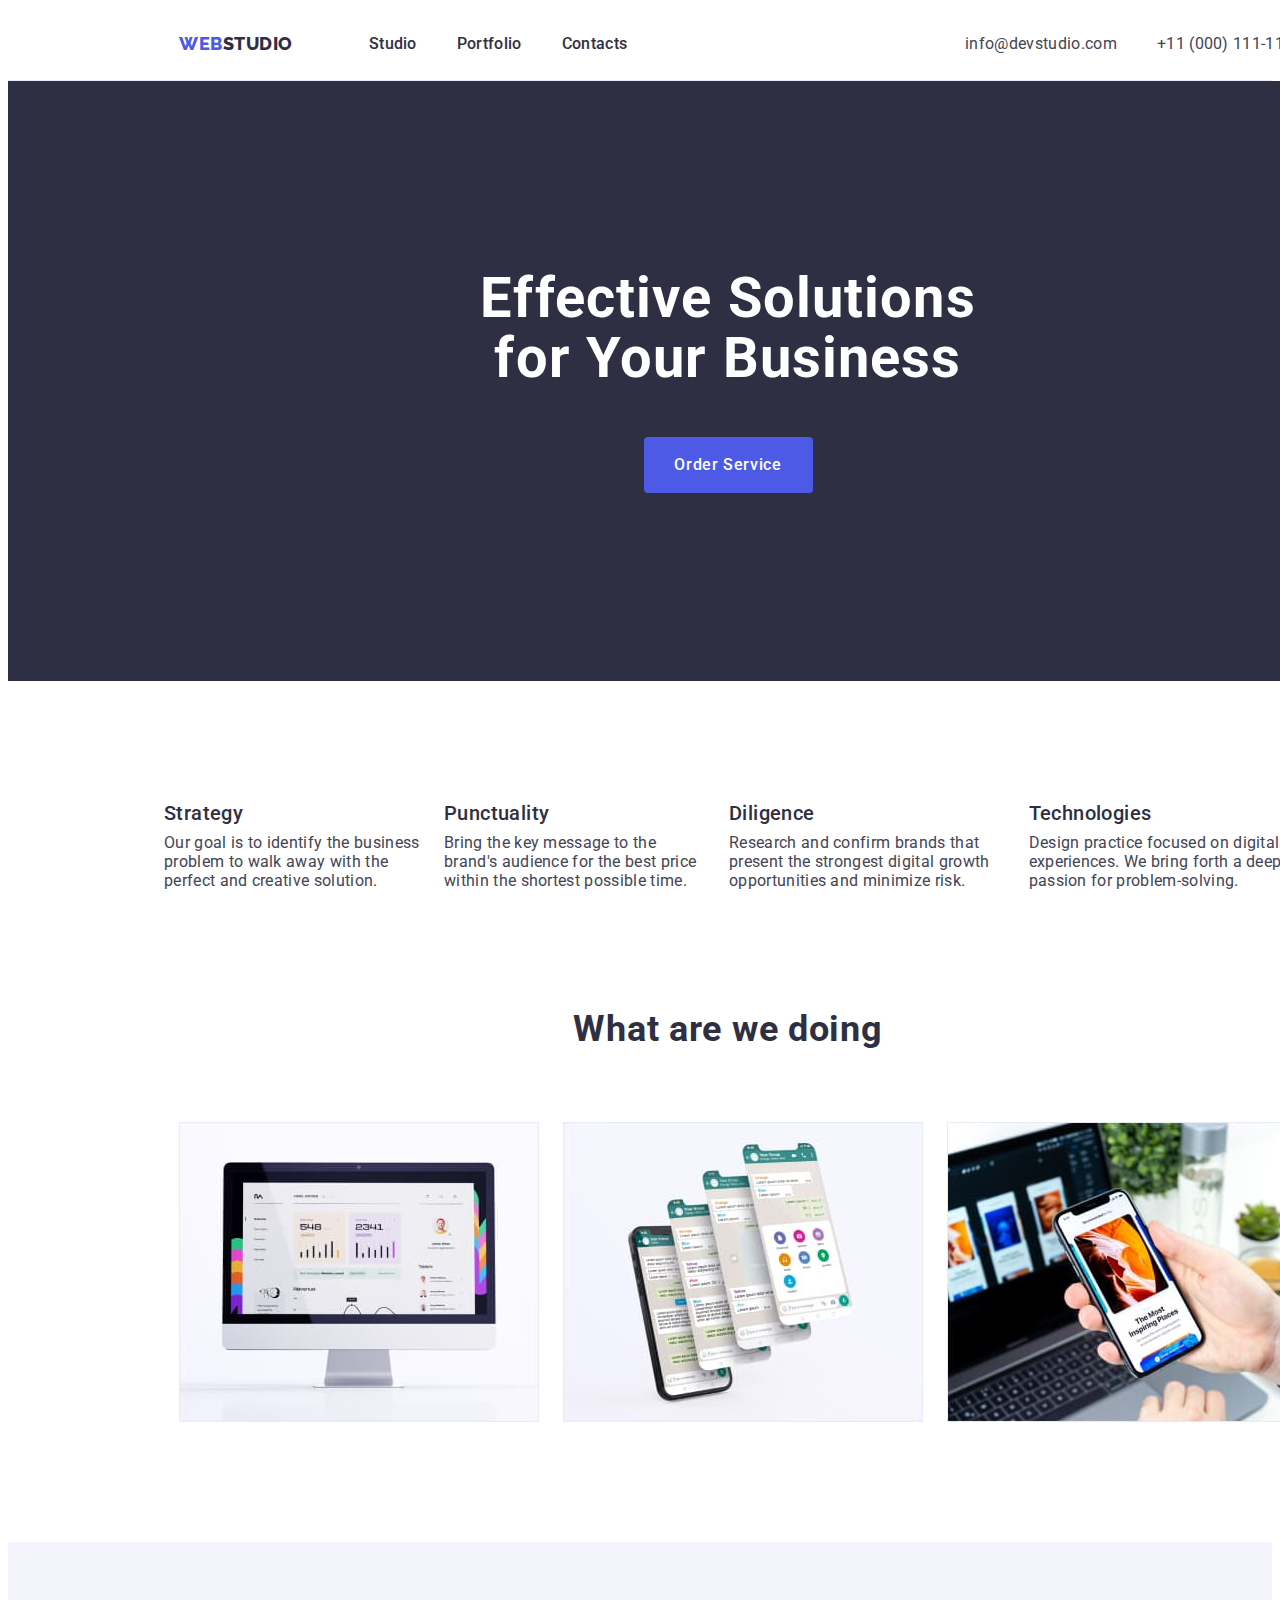
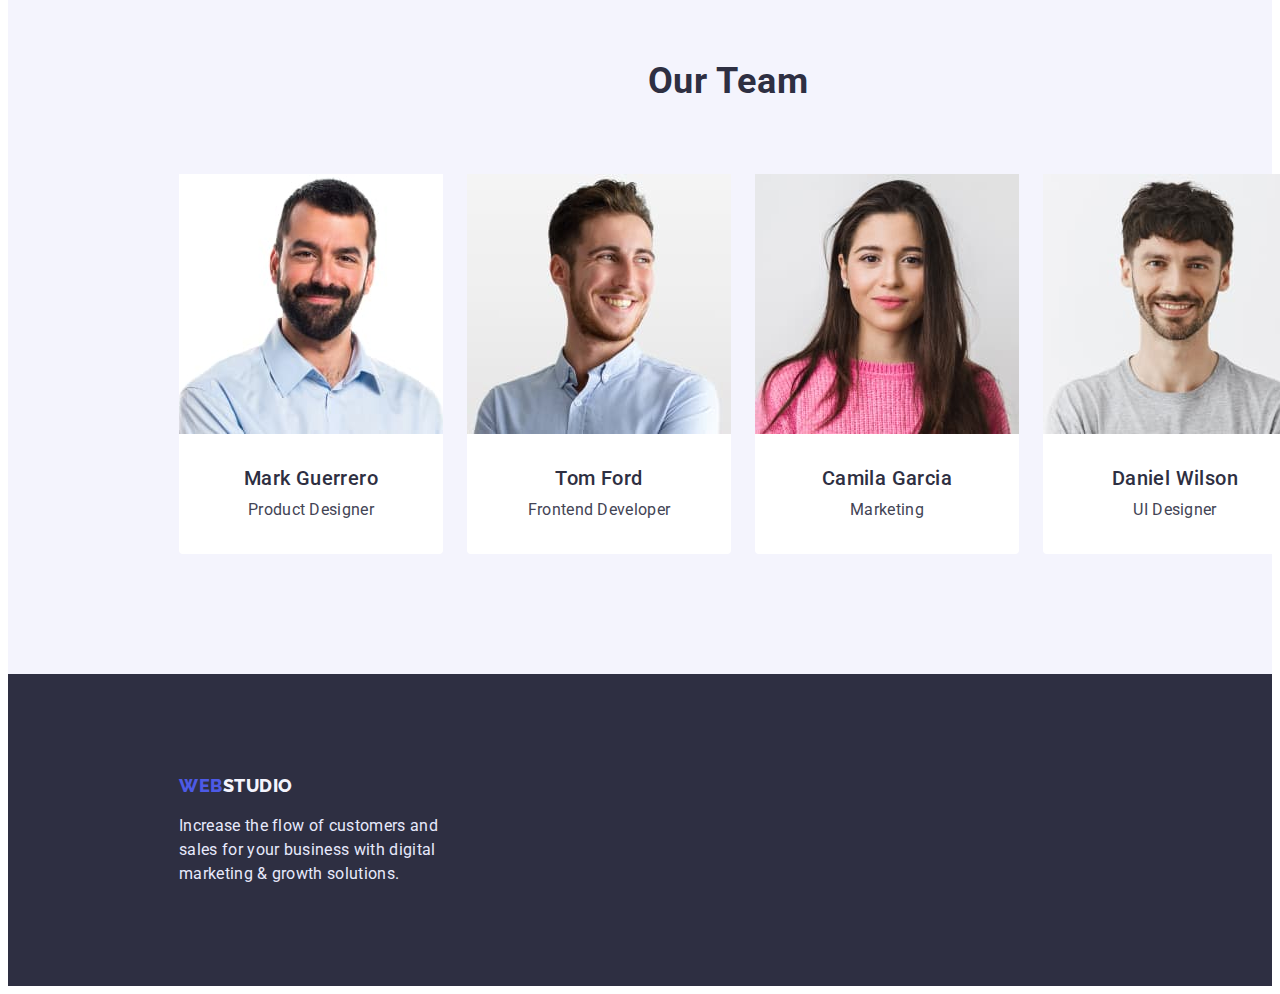
<file: index.html>
<!DOCTYPE html>
<html lang="en">
<head>
    <meta charset="UTF-8">
    <meta http-equiv="X-UA-Compatible" content="IE=edge">
    <meta name="viewport" content="width=device-width, initial-scale=1.0">
    <title>WebStudio</title>
    <link rel="stylesheet" href="https://cdnjs.cloudflare.com/ajax/libs/modern-normalize/1.1.0/modern-normalize.min.css" integrity="sha512-wpPYUAdjBVSE4KJnH1VR1HeZfpl1ub8YT/NKx4PuQ5NmX2tKuGu6U/JRp5y+Y8XG2tV+wKQpNHVUX03MfMFn9Q==" crossorigin="anonymous" referrerpolicy="no-referrer" />
    <link rel="preconnect" href="https://fonts.googleapis.com">
<link rel="preconnect" href="https://fonts.gstatic.com" crossorigin>
<link href="https://fonts.googleapis.com/css2?family=Raleway:wght@800&family=Roboto:wght@400;500;700;900&display=swap" rel="stylesheet">
    <link rel="stylesheet" href="css/styles.css">
</head>
<body>
    <!-- header -->
   <header class="header">
<div class="container-header">
    
    <nav class="nav">

<a class="logo-link-light-theme" href="WebStudio"><span class="accent">Web</span><span class="style">Studio</span></a>

<ul class="list-link">
   
    <li class="item"><a class="list-link-item" href="./index.html"> Studio</a></li>

    <li class="item"><a class="list-link-item" href="./portfolio.html"> Portfolio</a></li>

    <li class="item"><a class="list-link-item" href="Contacts"> Contacts</a></li>
  
</ul>

    </nav>

    <ul class="list-contacts">
       <li class="list-item-mail"><a class="list-contacts-mail" href="mailto:info@devstudio.com"> info@devstudio.com</a></li>
       <li class="list-item-phone"><a class="list-contacts-phone-number" href="tel:+11(000)1111111"> +11 (000) 111-11-11</a></li>
    </ul> 
</div>
</header>
<main>
    <div class="container-main">
    <!-- section hero -->
<section class="hero">
    <div class="cotainer-hero">
    <h1 class="main-title">Effective Solutions <br>
         for Your Business</h1>
        
    <button class="modal-button" type="button">Order Service</button>

</div>
</section>

<section class="skills">
    <div class="container-skills">
    <h2 class="visually-hidden">skills</h2>
    <ul class="menu-skills">
        <li class="menu-skills-item">
            <h3 class="menu-skills-suptitle">Strategy</h3>
        <p class="skill-description">Our goal is to identify the business
            problem to walk away with the perfect and creative solution. </p></li>
        <li class="menu-skills-item">
            <h3 class="menu-skills-suptitle">Punctuality</h3>
        <p class="skill-description">Bring the key message to the brand's audience for the best price within the shortest possible time.</p></li> 
        <li class="menu-skills-item">
            <h3 class="menu-skills-suptitle">Diligence</h3>
        <p class="skill-description">Research and confirm brands that present the strongest digital growth opportunities and minimize risk.</p></li>
        <li class="menu-skils-item">
            <h3 class="menu-skills-suptitle">Technologies</h3>
        <p class="skill-description">Design practice focused on digital experiences. We bring forth a deep passion for problem-solving.</p></li> 
    </ul>
</div>
</section>
<section class="photos-work">
    <div class="container-photos-work">
    <h2 class="photos-work-title">What are we doing</h2>
    <ul class="list-photo-work"> 
       <li class="illustraition"><img src="./images/image1.jpg" alt="image1" width="360" height="300">
    </li> 
       <li class="illustraition"><img src="./images/image2.jpg" alt="image2" width="360" height="300">
    </li>
       <li class="illustraition"><img src="./images/image3.jpg" alt="image3" width="360" height="300">
    </li>
    </ul>
</div>
    </section>
<section class="team-card">
    <div class="container-team-card">
    <h2 class="team-card-title">Our Team</h2>
    <ul class="list-team-card">
        <div class="container-list-team-card">
        <li class="personal-photo"><img src="./images/portrait1.jpg" alt="foto portrait" width="264">
            <h3 class="name">Mark Guerrero</h3>
            <p class="profession-name">Product Designer</p></li>
        <li class="personal-photo"><img src="./images/portrait2.jpg" alt="foto portrait" width="264">
            <h3 class="name">Tom Ford</h3>
            <p class="profession-name">Frontend Developer</p></li>
        <li class="personal-photo"><img src="./images/portrait3.jpg" alt="foto portrait" width="264">
            <h3 class="name">Camila Garcia</h3>
            <p class="profession-name">Marketing</p></li>
        <li class="personal-photo"><img src="./images/portrait4.jpg" alt="foto portrait" width="264">
            <h3 class="name">Daniel Wilson</h3>
            <p class="profession-name">UI Designer</p></li>
        </div>
    </ul>
</div>
</section>
</div>
</main> 
   <footer class="footer">
    <div class="container-footer">
        
    <a class="logo-link-dark-theme" href="WebStudio"><span class="accent">Web</span><span class="style">Studio</span></a>
    <p class="footer-text">Increase the flow of customers and sales for your business with digital marketing & growth solutions.</p>

</div>
</footer>
</body>
</html>
</file>
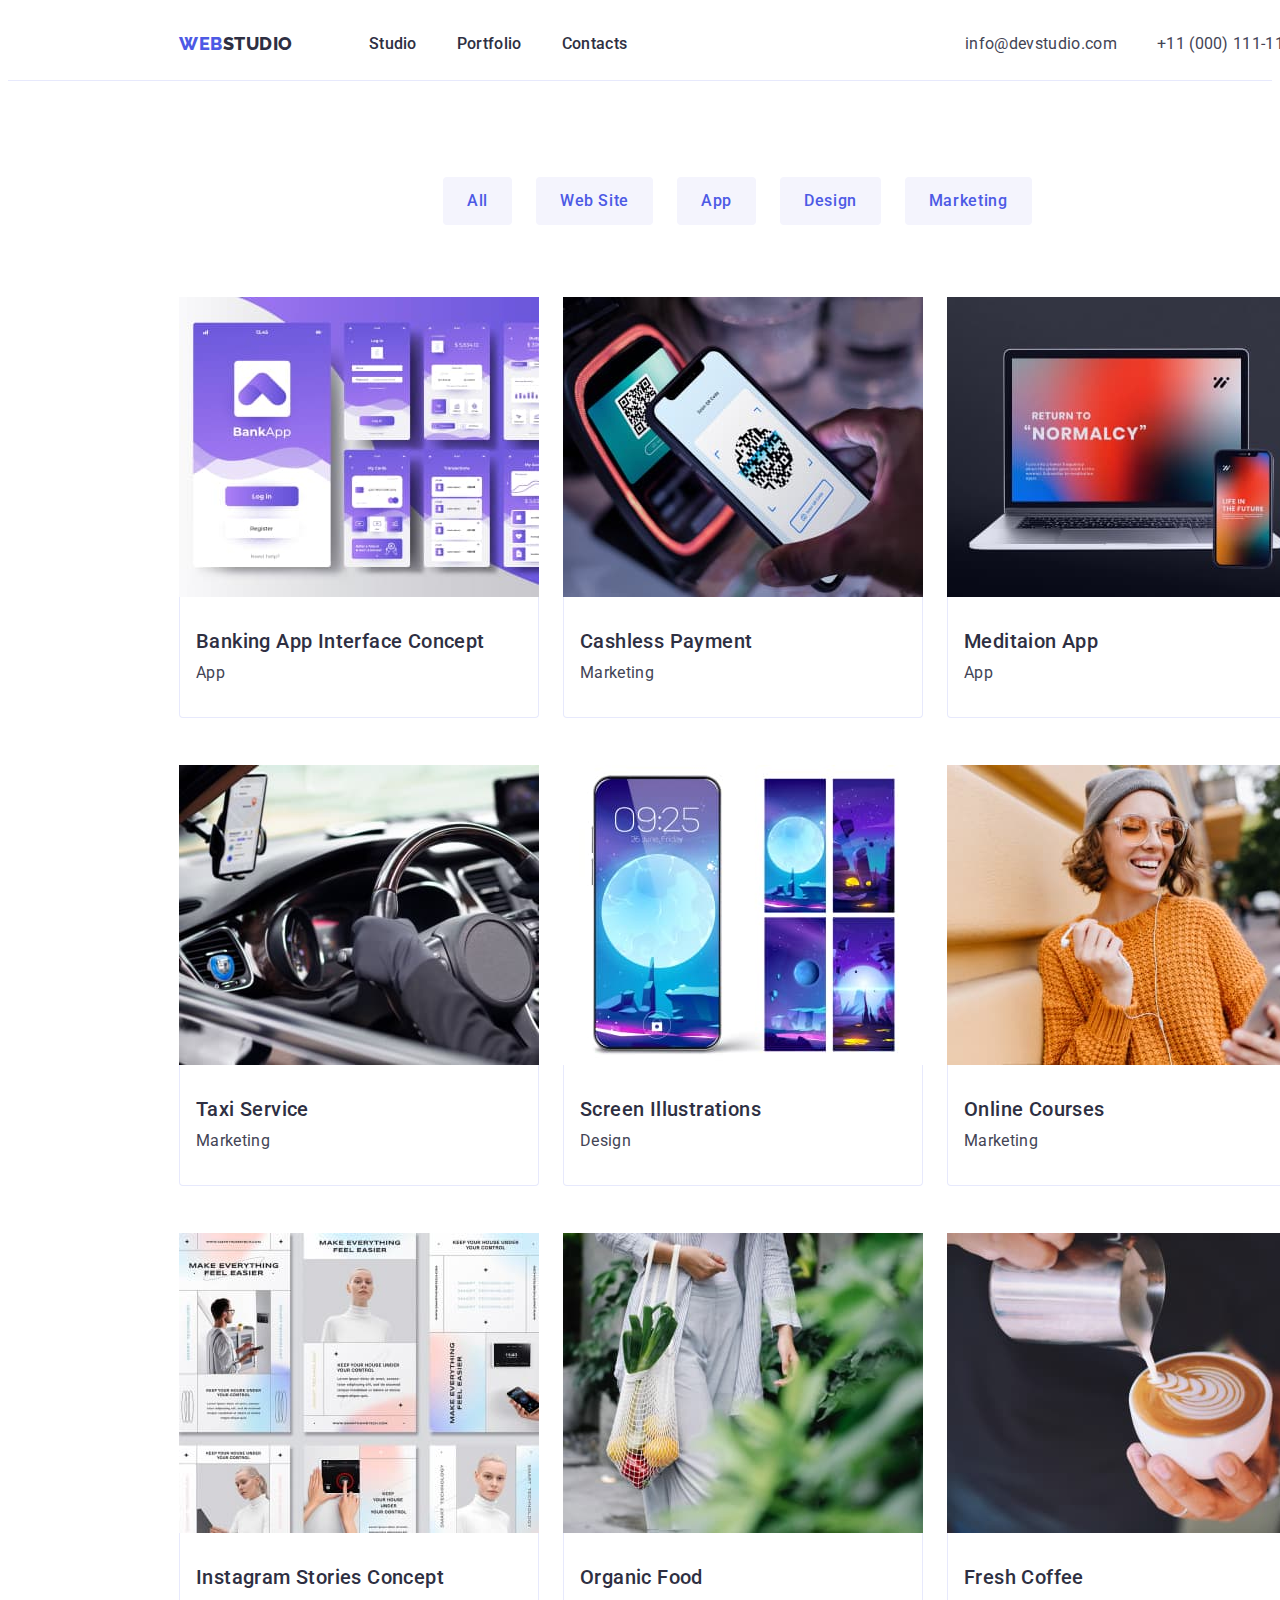
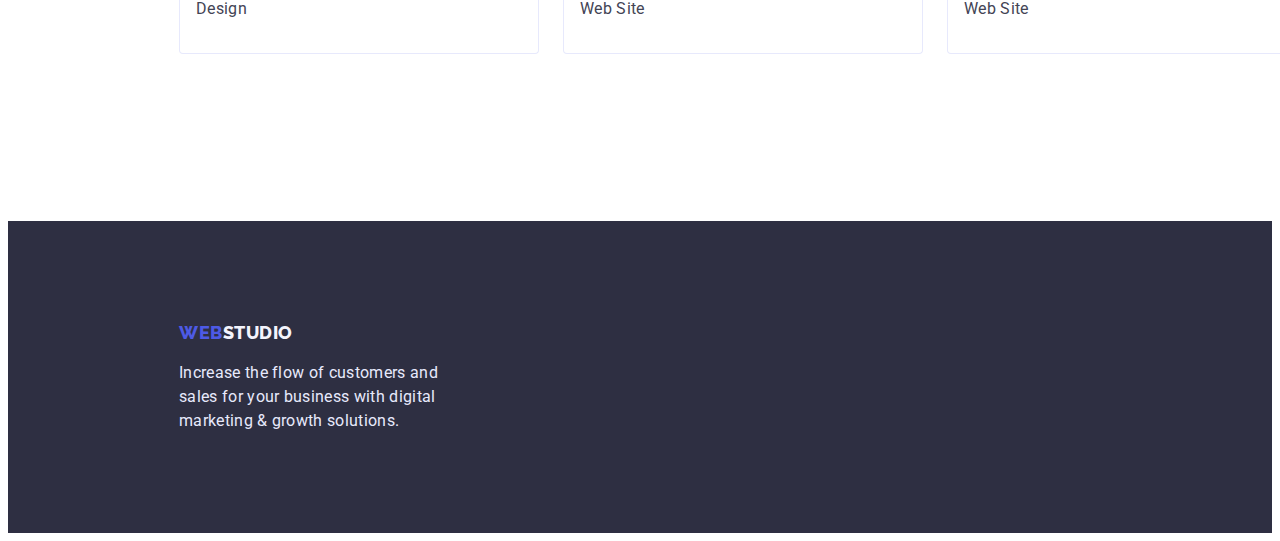
<file: portfolio.html>
<!DOCTYPE html>
<html lang="en">
<head>
    <meta charset="UTF-8">
    <meta http-equiv="X-UA-Compatible" content="IE=edge">
    <meta name="viewport" content="width=device-width, initial-scale=1.0">
    <title>WebStudio</title>
    <link rel="stylesheet" href="https://cdnjs.cloudflare.com/ajax/libs/modern-normalize/1.1.0/modern-normalize.min.css" integrity="sha512-wpPYUAdjBVSE4KJnH1VR1HeZfpl1ub8YT/NKx4PuQ5NmX2tKuGu6U/JRp5y+Y8XG2tV+wKQpNHVUX03MfMFn9Q==" crossorigin="anonymous" referrerpolicy="no-referrer" />
    <link rel="preconnect" href="https://fonts.googleapis.com">
<link rel="preconnect" href="https://fonts.gstatic.com" crossorigin>
<link href="https://fonts.googleapis.com/css2?family=Raleway:wght@800&family=Roboto:wght@400;500;700;900&display=swap" rel="stylesheet">
    <link rel="stylesheet" href="css/styles.css">
</head>
<body>
    <!-- header -->
  <header class="header">
    <div class="container-header">
    <nav class="nav">
<a class="logo-link-light-theme" href="WebStudio"><span class="accent">Web</span><span class="style">Studio</span></a>
<ul class="list-link">
    <li class="item"><a class="list-link-item" href="./index.html"> Studio</a></li>

    <li class="item"><a class="list-link-item" href="./portfolio.html"> Portfolio</a></li>
   
    <li class="item"><a class="list-link-item" href="Contacts"> Contacts</a></li>
</ul>
    </nav>
    <ul class="list-contacts">
       <li class="list-item-mail"><a class="list-contacts-mail" href="mailto:info@devstudio.com"> info@devstudio.com</a></li>
       <li class="list-item-phone" ><a class="list-contacts-phone-number" href="tel:+11(000)1111111"> +11 (000) 111-11-11</a></li>
    </ul> 
</div>
</header>
<main> 
    <div class="container-main">
    <section class="gellery"> 
        <div class="container-section">
            
        <h1  class="visually-hidden" class="gellery-title" >Gellery of our works</h1>
        <ul class="list-button">
            <li class="list-button-item"><button class="button" type="button">All</button></li>
            <li class="list-button-item"><button class="button" type="button">Web Site</button></li>
            <li class="list-button-item"><button class="button" type="button">App</button></li>
            <li class="list-button-item"><button class="button" type="button">Design</button></li>
            <li class="list-button-item"><button class="button" type="button">Marketing</button></li>
        </ul>
        
        <!----About projects, images and description-->
        <ul class="list-projects">
            <li class="project-card">
                <a class="link-project" href=""><img src="./Gellery/img1.jpg" alt="img1" width="360" height="300">
               <div class="container-border">
               <h3 class="list-projects-title">Banking App Interface Concept</h3>
            <p class="text">
                App 
            </p>
        </div>
        </a></li>
            <li class="project-card">
                <a class="link-project" href=""><img src="./Gellery/img2.jpg" alt="img2" width="360" height="300">
                <div class="container-border">
                <h3 class="list-projects-title">Cashless Payment</h3>
            <p class="text">
                Marketing
            </p>
        </div>
        </a></li>
            <li class="project-card">
                <a  class="link-project" href=""><img src="./Gellery/img3.jpg" alt="img3" width="360" height="300">
                <div class="container-border">
                <h3 class="list-projects-title">Meditaion App</h3>
            <p class="text">
                App 
            </p>
        </div>
        </a></li>
            <li class="project-card">
                <a class="link-project" href=""><img src="./Gellery/img4.jpg" alt="img4" width="360" height="300">
                <div class="container-border">
                <h3 class="list-projects-title">Taxi Service</h3>
            <p class="text">
                Marketing
            </p>
        </div>
        </a></li>
            <li class="project-card">
                <a class="link-project" href=""><img src="./Gellery/img5.jpg" alt="img5" width="360" height="300">
                <div class="container-border">
                <h3 class="list-projects-title">Screen Illustrations</h3>
            <p class="text">
                Design
            </p>
        </div>
        </a></li>
            <li class="project-card">
                <a class="link-project" href=""><img src="./Gellery/img6.jpg" alt="img6" width="360" height="300">
                <div class="container-border">
                <h3 class="list-projects-title">Online Courses</h3>
            <p class="text">
                Marketing
            </p>
        </div>
        </a></li>
            <li class="project-card">
                <a class="link-project" href=""><img src="./Gellery/img7.jpg" alt="img7" width="360" height="300">
                <div class="container-border">
                <h3 class="list-projects-title">Instagram Stories Concept</h3>
            <p class="text">
                Design
            </p>
        </div>
        </a></li>
            <li class="project-card">
                <a class="link-project" href=""><img src="./Gellery/img8.jpg" alt="img8" width="360" height="300">
                <div class="container-border">
                <h3 class="list-projects-title">Organic Food</h3>
            <p class="text">
                Web Site
            </p>
        </div>
        </a></li>
            <li class="project-card">
                <a class="link-project" href=""><img src="./Gellery/img9.jpg" alt="img9" width="360" height="300">
                <div class="container-border">
                <h3 class="list-projects-title">Fresh Coffee</h3>
            <p class="text">
                Web Site
            </p>
        </div>
        </a></li>
        </ul>
    </div>
    </section>
    
</div>
</main>
<footer class="footer">
 <div class="container-footer">
    
               <a class="logo-link-dark-theme" href="WebStudio"><span class="accent">Web</span><span class="style">Studio</span></a>
    <p class="footer-text">Increase the flow of customers and sales for your business with digital marketing & growth solutions.</p>
   
</div>
</footer>
</body>
</html>
</file>
<file: css/styles.css>
html{
    box-sizing: border-box;
}
*,*::after,*::before{
    box-sizing: inherit;
}
/* скидання дефолтних стилів */
h1,
h2,
h3,
p{
    margin-top: 0;
    margin-bottom: 0;
  
}
ul,
ol{
    margin-top: 0;
    margin-bottom: 0;
    padding-left: 0;
}

img{
    display: block;
} 
    

/* основні кольори тексту ,фону,виділення */
:root {
    --primary-color-text: #434455;
    --secondary-color-text: #2E2F42;
    --normal-color: #4D5AE5;
    --active-color:#404BBF;
}
/* основні властивості тексту */
body {
    font-family: 'Roboto',sans-serif;
   color: var(--primary-color-text);
   background-color: #FFFFFF;
 
}
/*------ header--------- */
.header {
/* CORNFLOWER */
border-bottom: 1px solid #E7E9FC;
padding-top: 24px;
    padding-bottom: 24px;
}

.container-header{
    width: 1158px;
    padding: 0 15px;
    margin: 0 156px;
    display: flex;
    align-items: center;

}
/* navigation */
.nav{
   display: flex;
   align-items: center;
}

/* LOGO */
 .logo-link-light-theme{
    text-decoration: none;
}
.logo-link-light-theme {
    font-family: 'Raleway', sans-serif;
font-weight: 800;
font-size: 18px;
line-height: 1.33;
/* identical to box height, or 133% */
letter-spacing: 0.03em;
    color: var(--normal-color);
    text-transform: uppercase;
    
}

 .style{
    color: var(--secondary-color-text);
}
.list-link{
    list-style: none;
    display: flex;
    align-items: center;
    margin-left: 76px;

} 
.list-link .item:not(:last-child){
    margin-right: 40px;
}

.list-link .list-link-item{
    font-weight: 500;
font-size: 16px;
line-height: 1.5;
/* identical to box height, or 150% */
letter-spacing: 0.02em;
color: var(--secondary-color-text)
}
.list-link-item:hover,
.list-link-item:focus{
    color: var( --active-color);
}
.list-link-item{   
text-decoration: none;
}




.list-contacts{
    list-style: none;
    display: flex;
    align-items: center;
    margin-left: auto;
}
.list-contacts :hover{
    color: var( --active-color);
}

.list-contacts :focus{
    color: var( --active-color);
}
.list-contacts-mail {
    text-decoration: none;   
font-size: 16px;
line-height: 1.5;
/* identical to box height, or 150% */
 letter-spacing: 0.02em;
color: var(--primary-color-text);
}

.list-item-phone{
    margin-left: 40px;
}

.list-contacts-phone-number {
    

    text-decoration: none;
font-size: 16px;
line-height: 1.5;
/* identical to box height, or 150% */
 letter-spacing: 0.02em;
color: var(--primary-color-text);


}

/* -------section hero-------- */
.hero {
    background-color: var(--secondary-color-text);
    text-align: center;
    width: 1440px;
    padding-top: 188px;
    padding-bottom: 188px;

}
 .container-hero{
   
    margin: 0px 473px;
    padding: 0px 15px;
   
 }
/* ----------Заголовок------- */
.main-title {
font-weight: 700;
font-size: 56px;
line-height: 1.07em;
/* or 107% */

letter-spacing: 0.02em;

color: #FFFFFF;
margin-bottom: 48px;

}


.modal-button{
    border: none;
    width: 169px;
    height: 56px;
    font-family: inherit;
    background: var( --normal-color);
    font-weight: 500;
font-size: 16px;
line-height: 1.5;
/* identical to box height, or 150% */

letter-spacing: 0.04em;

color: #FFFFFF;
border-radius: 4px;
}

.modal-button:hover,
.modal-button:focus{
    background-color: var( --active-color);
}
.modal-button{
    cursor: pointer;
}

h2, h3{
    color: var(--secondary-color-text);
}
/* --------section----- */
.skills{
padding: 120px 0

}
.container-skills{
    display: flex;
    width: 1158px;
padding: 0 15px;
margin: 0 141px;
}
.visually-hidden {
        position: absolute;
          white-space: nowrap;
          width: 1px;
          height: 1px;
          overflow: hidden;
          border: 0;
          padding: 0;
          clip: rect(0 0 0 0);
          clip-path: inset(50%);
          margin: -1px;
      } 

.menu-skills {
    list-style: none;
    display: flex;
   
}


.menu-skills-suptitle {
font-weight: 500;
font-size: 20px;
line-height: 1.2;
/* identical to box height, or 120% */


margin-bottom: 8px;
letter-spacing: 0.02em;
}
.skill-description {
font-size: 16px;
line-height: 1.2;
/* or 150% */

letter-spacing: 0.02em;
} 
.menu-skills-item:not(:last-child){
    margin-right: 24px;
       
}

/* --------section------ */
.photos-work{
   
    padding-bottom: 120px;
   
}
.container-photos-work{
   width: 1128px;
padding: 0 15px;
margin: 0 156px;

}

.photos-work-title {
font-weight: 700;
font-size: 36px;
line-height: 1.1;
/* identical to box height, or 111% */

margin-bottom: 72px;
text-align: center;
letter-spacing: 0.02em;
}
.list-photo-work{
    list-style: none;
   display: flex; 
   
}
.illustraition:not(:last-child){
    margin-right: 24px;
}

/* -------section--------- */
.team-card{

    padding: 120px 0;

    background: #F4F4FD;
  
}
.container-team-card{
   
    width: 1440px;

}

.team-card-title {
font-weight: 700;
font-size: 36px;
line-height: 1.1;
/* identical to box height, or 111% */

text-align: center;
letter-spacing: 0.02em;
}

.list-team-card{
    list-style: none;
    display: flex;
   
    margin-top: 72px;
} 
.container-list-team-card{
    display: flex;
    padding: 0 15px;
   
    margin:0 156px;
}
.personal-photo{
    background: #FFFFFF;
    border-radius: 0px 0px 4px 4px;
}
.personal-photo:not(:last-child){
margin-right: 24px;
}
.name {
font-weight: 500;
font-size: 20px;
line-height:1.2;
/* identical to box height, or 120% */

margin-top: 32px;
margin-bottom: 8px;

text-align: center;
letter-spacing: 0.02em;
}
.profession-name {
font-size: 16px;
line-height: 1.5;
/* identical to box height, or 150% */

text-align: center;
letter-spacing: 0.02em;

padding-bottom: 32px;
}

/* css для portfolio.html */


.gellery{
    padding-top: 96px;
    padding-bottom: 120px;
}

.container-section{
   
    
padding: 0 15px;
margin: 0 156px;
width: 1158px;
}

.list-button{
   width: 600px;
   list-style: none;
   margin-left: auto;
   margin-right: auto;
   
}

.list-button{
    display: flex;
    align-items: center;
    margin-bottom: 72px;
}

.list-button-item:not(:last-child){
margin-right: 24px;
}

.button{
border: none;
/* CLOUD */

background: #F4F4FD;
/* CORNFLOWER */
font-family: 'Roboto',sans-serif;
font-weight: 500;
font-size: 16px;
line-height: 1.5;
/* identical to box height, or 150% */

align-items: center;
text-align: center;
letter-spacing: 0.04em;

/* IRIS */
color:var(--normal-color);
}
.button{
    
    display: inline-block;
    padding: 12px 24px;
    border-radius: 4px ;
    cursor: pointer;
}
.button:hover,
.button:focus{
    /* OCEAN */
    
    background:var(--active-color);
    font-weight: 500;
    font-size: 16px;
    line-height: 1.5;
    /* identical to box height, or 150% */
    
    text-align: center;
    letter-spacing: 0.04em;
    
    color: #FFFFFF;
}

.list-projects{
 
   display: flex;
    flex-wrap: wrap;
    
    
}
.link-project{
    text-decoration: none;
}


.project-card:not(:nth-child(3n)){
margin-right: 24px;
}

.project-card{
    display: flex;   
    margin-bottom: 48px;
}

.project-card{
    
    width: 360px;
    height: 420px;
    background: #FFFFFF;
     
}
.container-border{
   
    padding-top: 32px ;
    padding-bottom: 32px;
    padding-left: 16px;
    padding-right: 16px;
    border-radius: 0px 0px 4px 4px; 
    border-left: 1px solid #E7E9FC; 
    border-right: 1px solid #E7E9FC;
    border-bottom: 1px solid #E7E9FC;
}

.list-projects-title{

font-weight: 500;
font-size: 20px;
line-height: 1.2;
/* identical to box height, or 120% */
letter-spacing: 0.02em;



}
.text{

margin-top: 8px;


font-weight: 400;
font-size: 16px;
line-height: 1.5;
/* identical to box height, or 150% */

letter-spacing: 0.02em;
    
    /* NAVY BLUE */
    
    color: var(--primary-color-text)
}

/* ---footer---- */
.footer {
    background-color:  var(--secondary-color-text);
  padding: 100px 0;
    
}

.container-footer{
   width: 1158px; 
  
   padding: 0 15px;
   margin-right: auto;
   margin-left: 156px;
}


    
 

.logo-link-dark-theme {
    text-decoration: none;
}
 .logo-link-dark-theme{
    font-family: 'Raleway', sans-serif;
    font-weight: 800;
    font-size: 18px;
    line-height: 1.33;
    /* identical to box height, or 133% */
    letter-spacing: 0.03em;
        color: var(--normal-color);
        text-transform: uppercase;

      
}
.logo-link-dark-theme .style{
    color: #F4F4FD;
}
.footer-text {
    width: 264px;
    margin-top: 16px;
font-weight: 400;
font-size: 16px;
line-height: 1.5;
/* or 150% */

letter-spacing: 0.02em;

/* CORNFLOWER */

color: #E7E9FC;
}
</file>
